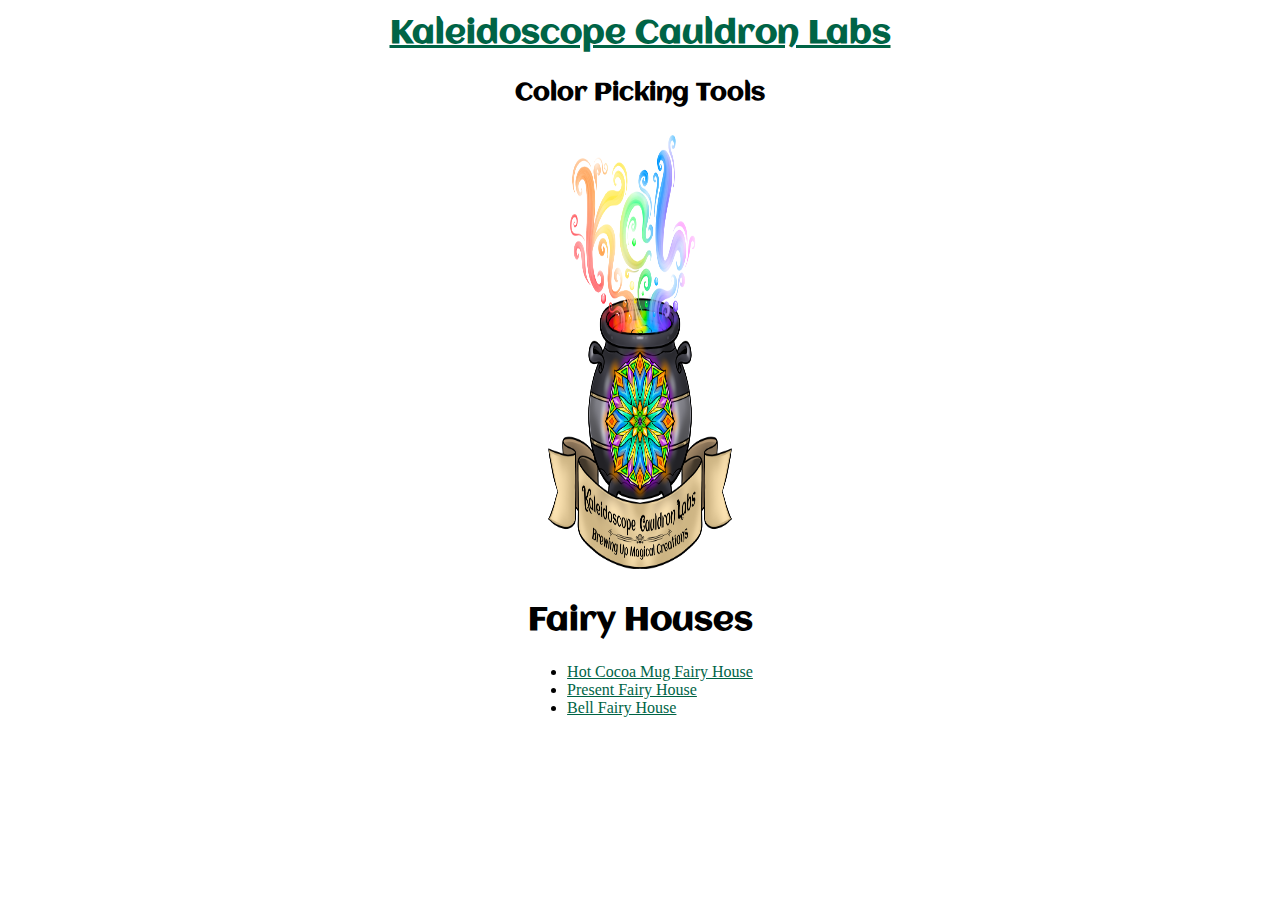
<file: index.html>
<html>
    <head>
        <link rel="stylesheet" href="./global.css">
        <link rel="preconnect" href="https://fonts.googleapis.com">
        <link rel="preconnect" href="https://fonts.gstatic.com" crossorigin>
        <link href="https://fonts.googleapis.com/css2?family=Aclonica&display=swap" rel="stylesheet">
    </head>
    <body>
        <h1><a href="http://kaleidoscopecauldronlabs.com">Kaleidoscope Cauldron Labs</h1></a>
        <h2>Color Picking Tools</h2>
        <img src="logo.png" style="max-height: 50%; height: auto;" alt="Kaleidoscope Cauldron Labs">
        <br>
        <h1>Fairy Houses</h1>
        <ul>
            <li><a href="fairy_cocoamug/index.html">Hot Cocoa Mug Fairy House</a></li>
            <li><a href="/fairy_present/">Present Fairy House</a></li>
            <li><a href="/fairy_bell/">Bell Fairy House</a></li>
        </ul>
    </body>
</html>
</file>
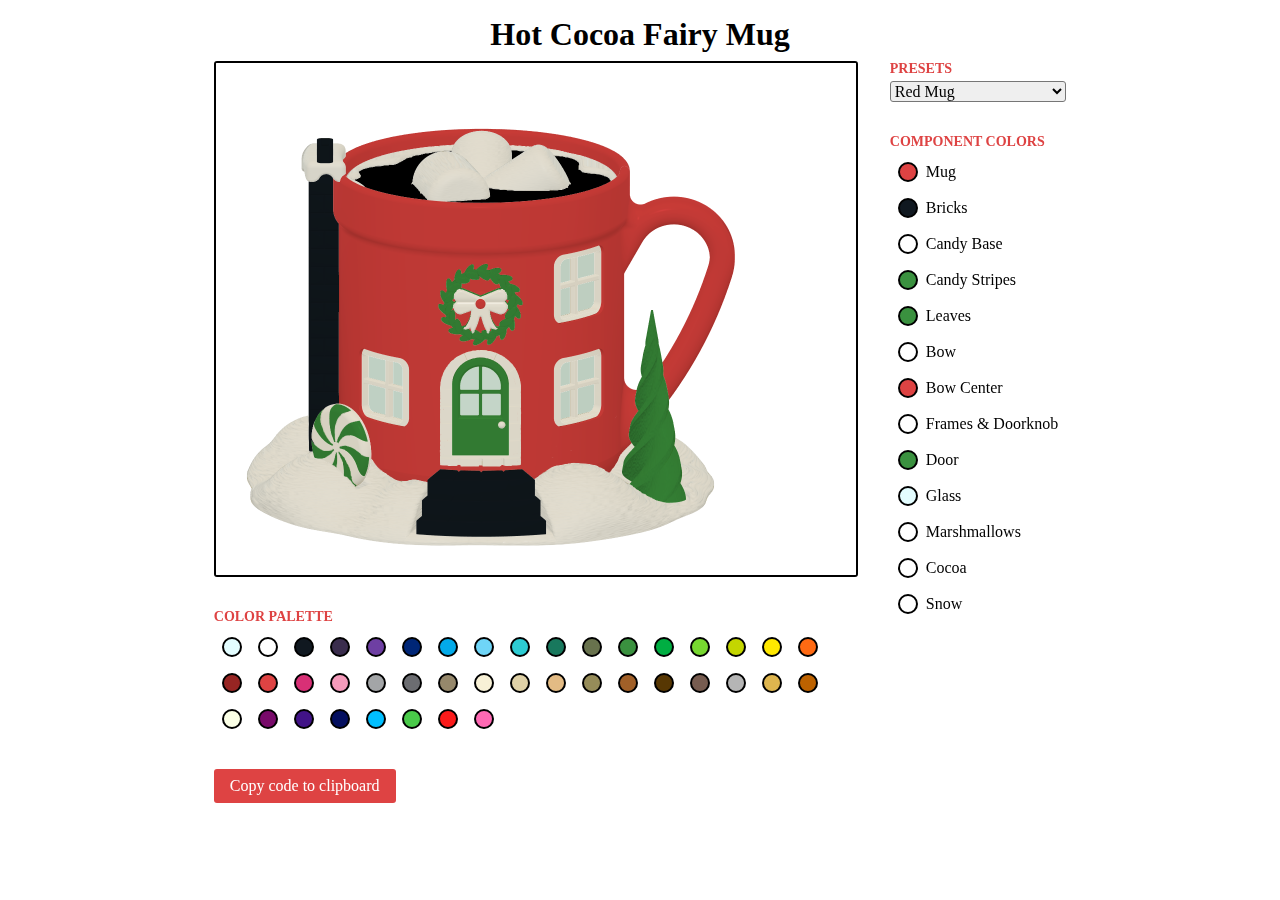
<file: cocoa-fairyhouse/index.html>
<html>
    <head>
        <link rel="stylesheet" href="/global.css">
        <link rel="stylesheet" href="./style.css">
        <script type="module" src="./main.js"></script>
    </head>
    <body>
        <h1>Hot Cocoa Fairy Mug</h1>
        <div class="container">
            <div class="main-section">
                <canvas id="main-canvas"></canvas>
                <div class="label-section">
                    <div id="selected-color" class="label">Color Palette</div>
                    <div id="color-palette"></div>
                </div>
                <button id="copy-code">Copy code to clipboard</button>
            </div>
            <div class="component-colors">
                <div class="label-section">
                    <div class="label">Presets</div>
                    <select id="preset-selector"></select>
                </div>
                <div class="label-section">
                    <div class="label">Component Colors</div>
                    <div id="layer-list"></div>
                </div>
            </div>
        </div>
    </body>
</html>
</file>
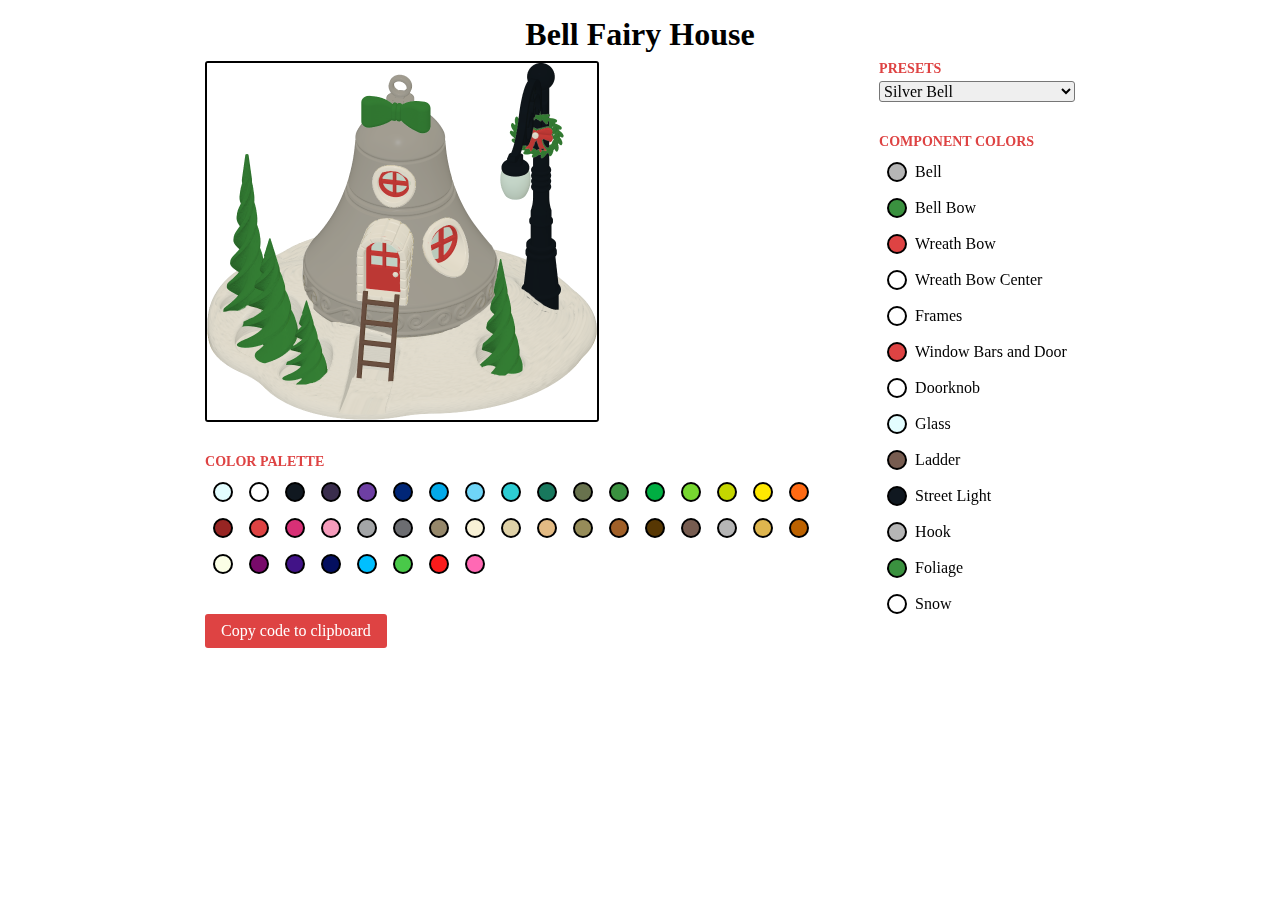
<file: fairy_bell/index.html>
<html>
    <head>
        <link rel="stylesheet" href="/global.css">
        <link rel="stylesheet" href="./style.css">
        <script type="module" src="./main.js"></script>
    </head>
    <body>
        <h1>Bell Fairy House</h1>
        <div class="container">
            <div class="main-section">
                <canvas id="main-canvas"></canvas>
                <div class="label-section">
                    <div id="selected-color" class="label">Color Palette</div>
                    <div id="color-palette"></div>
                </div>
                <button id="copy-code">Copy code to clipboard</button>
            </div>
            <div class="component-colors">
                <div class="label-section">
                    <div class="label">Presets</div>
                    <select id="preset-selector"></select>
                </div>
                <div class="label-section">
                    <div class="label">Component Colors</div>
                    <div id="layer-list"></div>
                </div>
            </div>
        </div>
    </body>
</html>
</file>
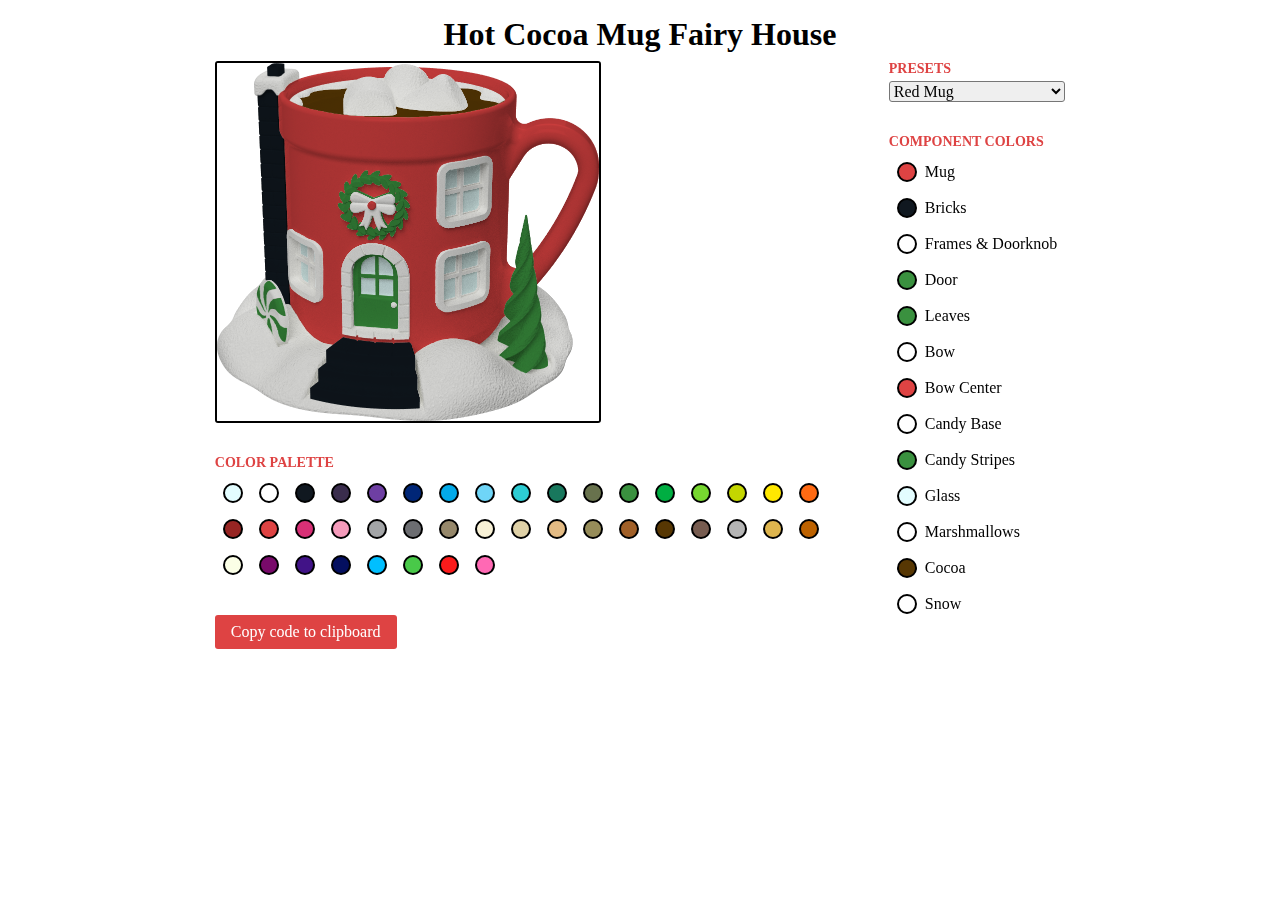
<file: fairy_cocoamug/index.html>
<html>
    <head>
        <link rel="stylesheet" href="/global.css">
        <link rel="stylesheet" href="./style.css">
        <script type="module" src="./main.js"></script>
    </head>
    <body>
        <h1>Hot Cocoa Mug Fairy House</h1>
        <div class="container">
            <div class="main-section">
                <canvas id="main-canvas"></canvas>
                <div class="label-section">
                    <div id="selected-color" class="label">Color Palette</div>
                    <div id="color-palette"></div>
                </div>
                <button id="copy-code">Copy code to clipboard</button>
            </div>
            <div class="component-colors">
                <div class="label-section">
                    <div class="label">Presets</div>
                    <select id="preset-selector"></select>
                </div>
                <div class="label-section">
                    <div class="label">Component Colors</div>
                    <div id="layer-list"></div>
                </div>
            </div>
        </div>
    </body>
</html>
</file>
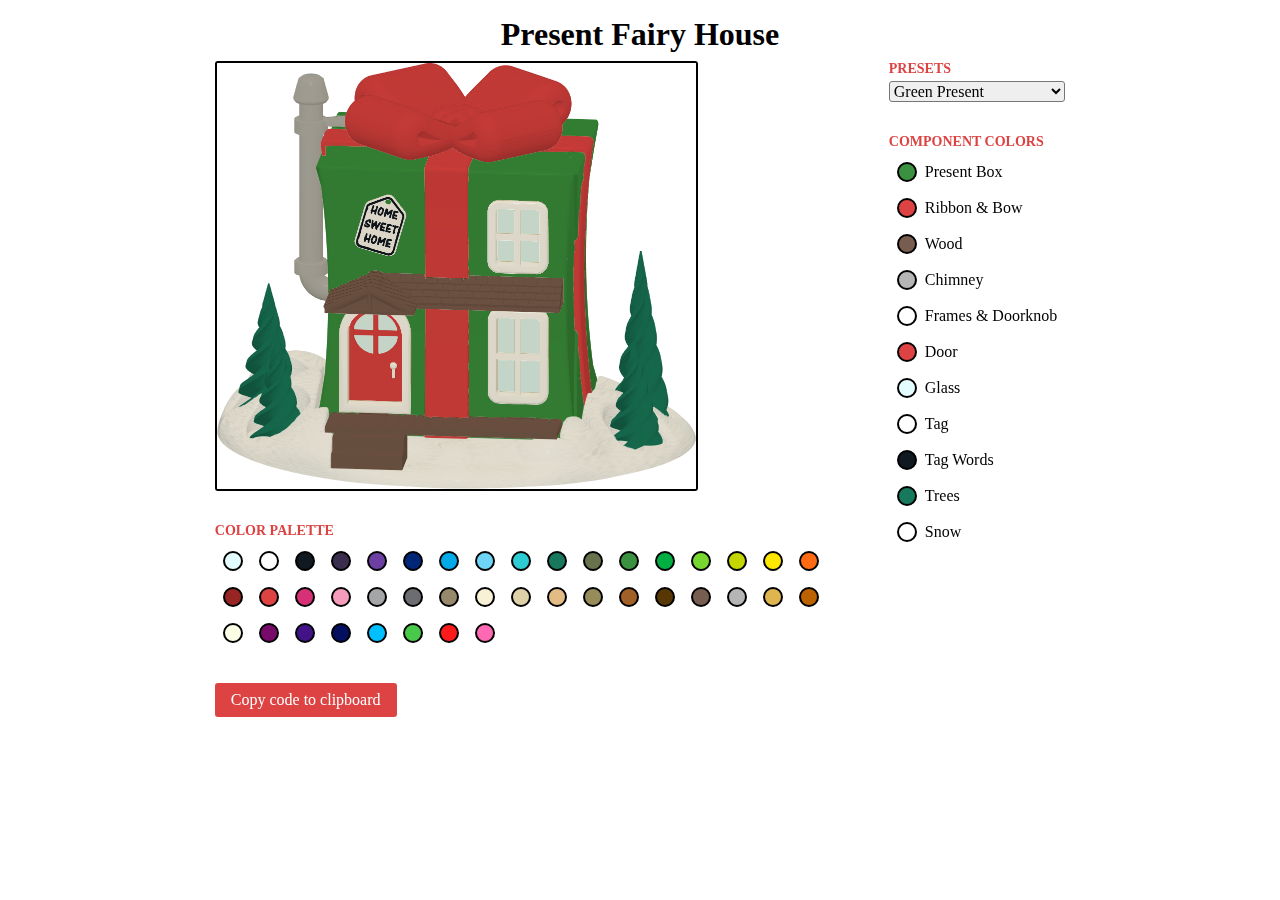
<file: fairy_present/index.html>
<html>
    <head>
        <link rel="stylesheet" href="/global.css">
        <link rel="stylesheet" href="./style.css">
        <script type="module" src="./main.js"></script>
    </head>
    <body>
        <h1>Present Fairy House</h1>
        <div class="container">
            <div class="main-section">
                <canvas id="main-canvas"></canvas>
                <div class="label-section">
                    <div id="selected-color" class="label">Color Palette</div>
                    <div id="color-palette"></div>
                </div>
                <button id="copy-code">Copy code to clipboard</button>
            </div>
            <div class="component-colors">
                <div class="label-section">
                    <div class="label">Presets</div>
                    <select id="preset-selector"></select>
                </div>
                <div class="label-section">
                    <div class="label">Component Colors</div>
                    <div id="layer-list"></div>
                </div>
            </div>
        </div>
    </body>
</html>
</file>
<file: global.css>
html {
    display: flex;
    justify-content: center;
    align-items: center;
}

body {
    font-family: "Trebuchet MS";
    margin: 0;
    padding: 1rem;
    display: flex;
    flex-direction: column;
    gap: 0.5rem;
    justify-content: center;
    align-items: center;
}

h1,h2 {
    font-family: "Aclonica";
}

a {
    color: rgb(0, 100, 70);
}

a:visited {
    color:darkgreen
}

a:hover {
    color:rgb(116, 2, 161)
}

button {
    cursor: pointer;
    font-family: "Trebuchet MS";
    font-size: 16px;
    border-radius: 3px;
    border: none;
    width: fit-content;
    padding: 8px 16px;
    color: white;
    background: #de4343;
}

button:hover {
    background: #ce3333;
}

button:active {
    background: #be2323;
}

h1 {
    margin: 0;
    font-size: 2rem;
}

select {
    cursor: pointer;
    font-family: "Trebuchet MS";
    font-size: 16px;
    border-radius: 3px;
}
</file>
<file: cocoa-fairyhouse/style.css>
.container {
    display: flex;
    flex-direction: row;
    gap: 2rem;
}

.main-section {
    display: flex;
    flex-direction: column;
    gap: 2rem;
}

#main-canvas {
    border: 2px solid black;
    border-radius: 3px;
}

#color-name {
    font-size: 18px;
    padding-left: 8px;
}

#layers {
    display: flex;
    flex-direction: column;
}

#layer-list {
    display: flex;
    flex-direction: column;
}

.list-item {
    cursor: pointer;
    display: flex;
    flex-direction: row;
    align-items: center;
    padding: 8px;
    gap: 8px;
    border-radius: 3px;
}

.list-item:hover {
    background: #eee;
}

.list-item.selected {
    background: #ccc;
}

.color-icon {
    border: 2px solid black;
    border-radius: 50%;
    width: 16px;
    height: 16px;
}

.color-palette-container {
    display: flex;
    flex-direction: column;
    gap: 4px;
}

#color-palette {
    display: flex;
    flex-direction: row;
    flex-wrap: wrap;
    width: 642px;
}

.palette-color {
    cursor: pointer;
    padding: 8px;
    border-radius: 3px;
}

.palette-color:hover {
    background: #eee;
}

.palette-color.selected {
    background: #ccc;
}

.component-colors {
    display: flex;
    flex-direction: column;
    gap: 2rem;
}

.label-section {
    display: flex;
    flex-direction: column;
    gap: 4px;
}

.label-section > .label {
    font-size: 14px;
    font-weight: bold;
    color: #de4343;
    text-transform: uppercase;
}
</file>
<file: fairy_bell/style.css>
.container {
    display: flex;
    flex-direction: row;
    gap: 2rem;
}

.main-section {
    display: flex;
    flex-direction: column;
    gap: 2rem;
}

#main-canvas {
    border: 2px solid black;
    border-radius: 3px;
}

#color-name {
    font-size: 18px;
    padding-left: 8px;
}

#layers {
    display: flex;
    flex-direction: column;
}

#layer-list {
    display: flex;
    flex-direction: column;
}

.list-item {
    cursor: pointer;
    display: flex;
    flex-direction: row;
    align-items: center;
    padding: 8px;
    gap: 8px;
    border-radius: 3px;
}

.list-item:hover {
    background: #eee;
}

.list-item.selected {
    background: #ccc;
}

.color-icon {
    border: 2px solid black;
    border-radius: 50%;
    width: 16px;
    height: 16px;
}

.color-palette-container {
    display: flex;
    flex-direction: column;
    gap: 4px;
}

#color-palette {
    display: flex;
    flex-direction: row;
    flex-wrap: wrap;
    width: 642px;
}

.palette-color {
    cursor: pointer;
    padding: 8px;
    border-radius: 3px;
}

.palette-color:hover {
    background: #eee;
}

.palette-color.selected {
    background: #ccc;
}

.component-colors {
    display: flex;
    flex-direction: column;
    gap: 2rem;
}

.label-section {
    display: flex;
    flex-direction: column;
    gap: 4px;
}

.label-section > .label {
    font-size: 14px;
    font-weight: bold;
    color: #de4343;
    text-transform: uppercase;
}
</file>
<file: fairy_cocoamug/style.css>
.container {
    display: flex;
    flex-direction: row;
    gap: 2rem;
}

.main-section {
    display: flex;
    flex-direction: column;
    gap: 2rem;
}

#main-canvas {
    border: 2px solid black;
    border-radius: 3px;
}

#color-name {
    font-size: 18px;
    padding-left: 8px;
}

#layers {
    display: flex;
    flex-direction: column;
}

#layer-list {
    display: flex;
    flex-direction: column;
}

.list-item {
    cursor: pointer;
    display: flex;
    flex-direction: row;
    align-items: center;
    padding: 8px;
    gap: 8px;
    border-radius: 3px;
}

.list-item:hover {
    background: #eee;
}

.list-item.selected {
    background: #ccc;
}

.color-icon {
    border: 2px solid black;
    border-radius: 50%;
    width: 16px;
    height: 16px;
}

.color-palette-container {
    display: flex;
    flex-direction: column;
    gap: 4px;
}

#color-palette {
    display: flex;
    flex-direction: row;
    flex-wrap: wrap;
    width: 642px;
}

.palette-color {
    cursor: pointer;
    padding: 8px;
    border-radius: 3px;
}

.palette-color:hover {
    background: #eee;
}

.palette-color.selected {
    background: #ccc;
}

.component-colors {
    display: flex;
    flex-direction: column;
    gap: 2rem;
}

.label-section {
    display: flex;
    flex-direction: column;
    gap: 4px;
}

.label-section > .label {
    font-size: 14px;
    font-weight: bold;
    color: #de4343;
    text-transform: uppercase;
}
</file>
<file: fairy_present/style.css>
.container {
    display: flex;
    flex-direction: row;
    gap: 2rem;
}

.main-section {
    display: flex;
    flex-direction: column;
    gap: 2rem;
}

#main-canvas {
    border: 2px solid black;
    border-radius: 3px;
}

#color-name {
    font-size: 18px;
    padding-left: 8px;
}

#layers {
    display: flex;
    flex-direction: column;
}

#layer-list {
    display: flex;
    flex-direction: column;
}

.list-item {
    cursor: pointer;
    display: flex;
    flex-direction: row;
    align-items: center;
    padding: 8px;
    gap: 8px;
    border-radius: 3px;
}

.list-item:hover {
    background: #eee;
}

.list-item.selected {
    background: #ccc;
}

.color-icon {
    border: 2px solid black;
    border-radius: 50%;
    width: 16px;
    height: 16px;
}

.color-palette-container {
    display: flex;
    flex-direction: column;
    gap: 4px;
}

#color-palette {
    display: flex;
    flex-direction: row;
    flex-wrap: wrap;
    width: 642px;
}

.palette-color {
    cursor: pointer;
    padding: 8px;
    border-radius: 3px;
}

.palette-color:hover {
    background: #eee;
}

.palette-color.selected {
    background: #ccc;
}

.component-colors {
    display: flex;
    flex-direction: column;
    gap: 2rem;
}

.label-section {
    display: flex;
    flex-direction: column;
    gap: 4px;
}

.label-section > .label {
    font-size: 14px;
    font-weight: bold;
    color: #de4343;
    text-transform: uppercase;
}
</file>
